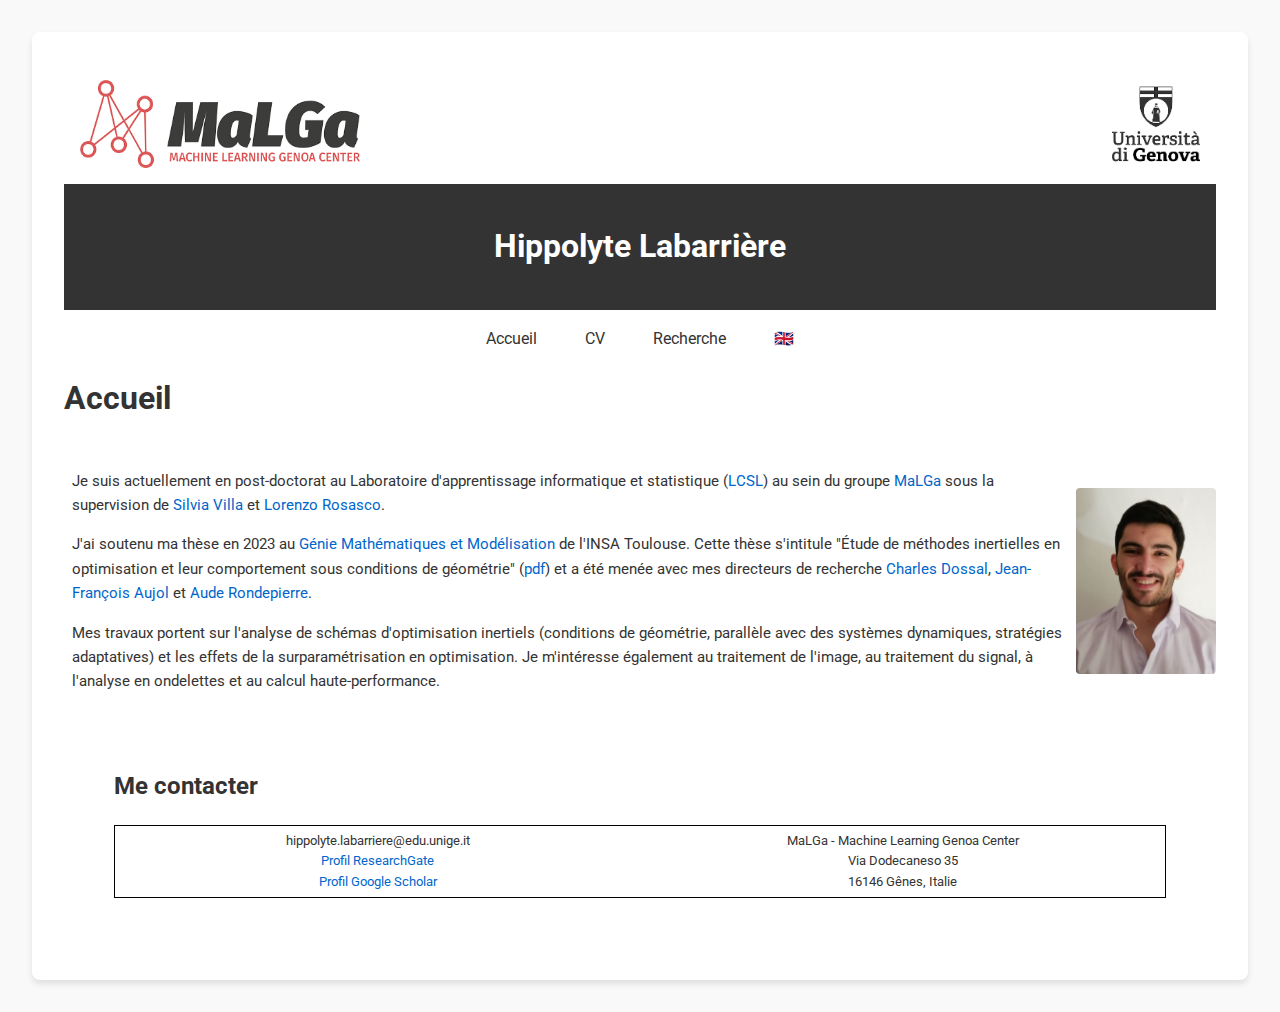
<file: index.html>
<!DOCTYPE html>
<html>
    <head>
        
        
        <!-- Google tag (gtag.js) -->
        <script async src="https://www.googletagmanager.com/gtag/js?id=G-5F97S664DG"></script>
        <script>
          window.dataLayer = window.dataLayer || [];
          function gtag(){dataLayer.push(arguments);}
          gtag('js', new Date());

          gtag('config', 'G-5F97S664DG');
        </script>


        <meta charset="utf-8" />
        <meta name="viewport" content="width=500, initial-scale=0.5, minimum-scale=0.4, maximum-scale=1">
        <title>Hippolyte Labarrière - Page d'accueil</title>
        <link rel="stylesheet" href="style.css" />
    </head>

    <body>
    <div id="bloc_page">
        <div class="haut_page">

            <div id="logos">
                <img id="logo_malga" src="images/malga.png">
                <div id="bloc_universita">
                    <img id="logo_universita" src="images/universita.png">
                </div>
            </div>
            <header>
                <h1>Hippolyte Labarrière</h1>
            </header>
        </div>

        <nav id="menu">
            <div class="element_ind 1"><a href="#">Accueil</a></div>
            <div class="element_ind 2"><a href="pages/cv.html">CV</a></div>
            <div class="element_ind 3"><a href="pages/recherche.html">Recherche</a></div>
            <div class="element_ind 4"><a href="pages/index_eng.html">🇬🇧</a></div>
        </nav>

        <div id="corps">
            <h1>Accueil</h1>
            <div id="bloc_acceuil">
                <div id="topo_acceuil">
                    <p>
                        Je suis actuellement en post-doctorat au Laboratoire d'apprentissage informatique et statistique (<a href="http://lcsl.mit.edu/#/home" target="_blank">LCSL</a>) au sein du groupe <a href="https://malga.unige.it/" target="_blank">MaLGa</a> sous la supervision de <a href="https://www.dima.unige.it/~villa/" target="_blank">Silvia Villa</a> et <a href="http://web.mit.edu/lrosasco/www/" target="_blank">Lorenzo Rosasco</a>.
                    </p>
                    <p>
                        J'ai soutenu ma thèse en 2023 au <a href="https://www.math.insa-toulouse.fr/fr/index.html" target="_blank">Génie Mathématiques et Modélisation</a> de l'INSA Toulouse. Cette thèse s'intitule "Étude de méthodes inertielles en optimisation et leur comportement sous conditions de géométrie" (<a href="https://theses.hal.science/tel-04268678v1" target="_blank">pdf</a>) et a été menée avec mes directeurs de recherche <a href="https://perso.math.univ-toulouse.fr/cdossal/" target="_blank">Charles Dossal</a>, <a href="https://www.math.u-bordeaux.fr/~jaujol/" target="_blank">Jean-François Aujol</a> et <a href="https://perso.math.univ-toulouse.fr/rondepierre/" target="_blank">Aude Rondepierre</a>.
                    </p>
                    <p>
                        Mes travaux portent sur l'analyse de schémas d'optimisation inertiels (conditions de géométrie, parallèle avec des systèmes dynamiques, stratégies adaptatives) et les effets de la surparamétrisation en optimisation. Je m'intéresse également au traitement de l'image, au traitement du signal, à l'analyse en ondelettes et au calcul haute-performance.
                    </p>
                </div>
                <img id="photo" src="images/photo.jpg">
            </div>


        </div>

        <div id="contact">
            <h2> Me contacter</h2>
            <div id="bloc_contact">
                <p>
                    hippolyte.labarriere@edu.unige.it<br />
                    <a href="https://www.researchgate.net/profile/Hippolyte_Labarriere" target="_blank">Profil ResearchGate</a><br />
                    <a href="https://scholar.google.com/citations?user=qAgXLUMAAAAJ&hl=fr&oi=ao" target="_blank">Profil Google Scholar</a><br />
                </p>
                <p>
                    MaLGa - Machine Learning Genoa Center<br />
                    Via Dodecaneso 35<br />
                    16146 Gênes, Italie<br />
                </p>
            </div>  
        </div>

    </div>
    
    </body>
</html>
</file>
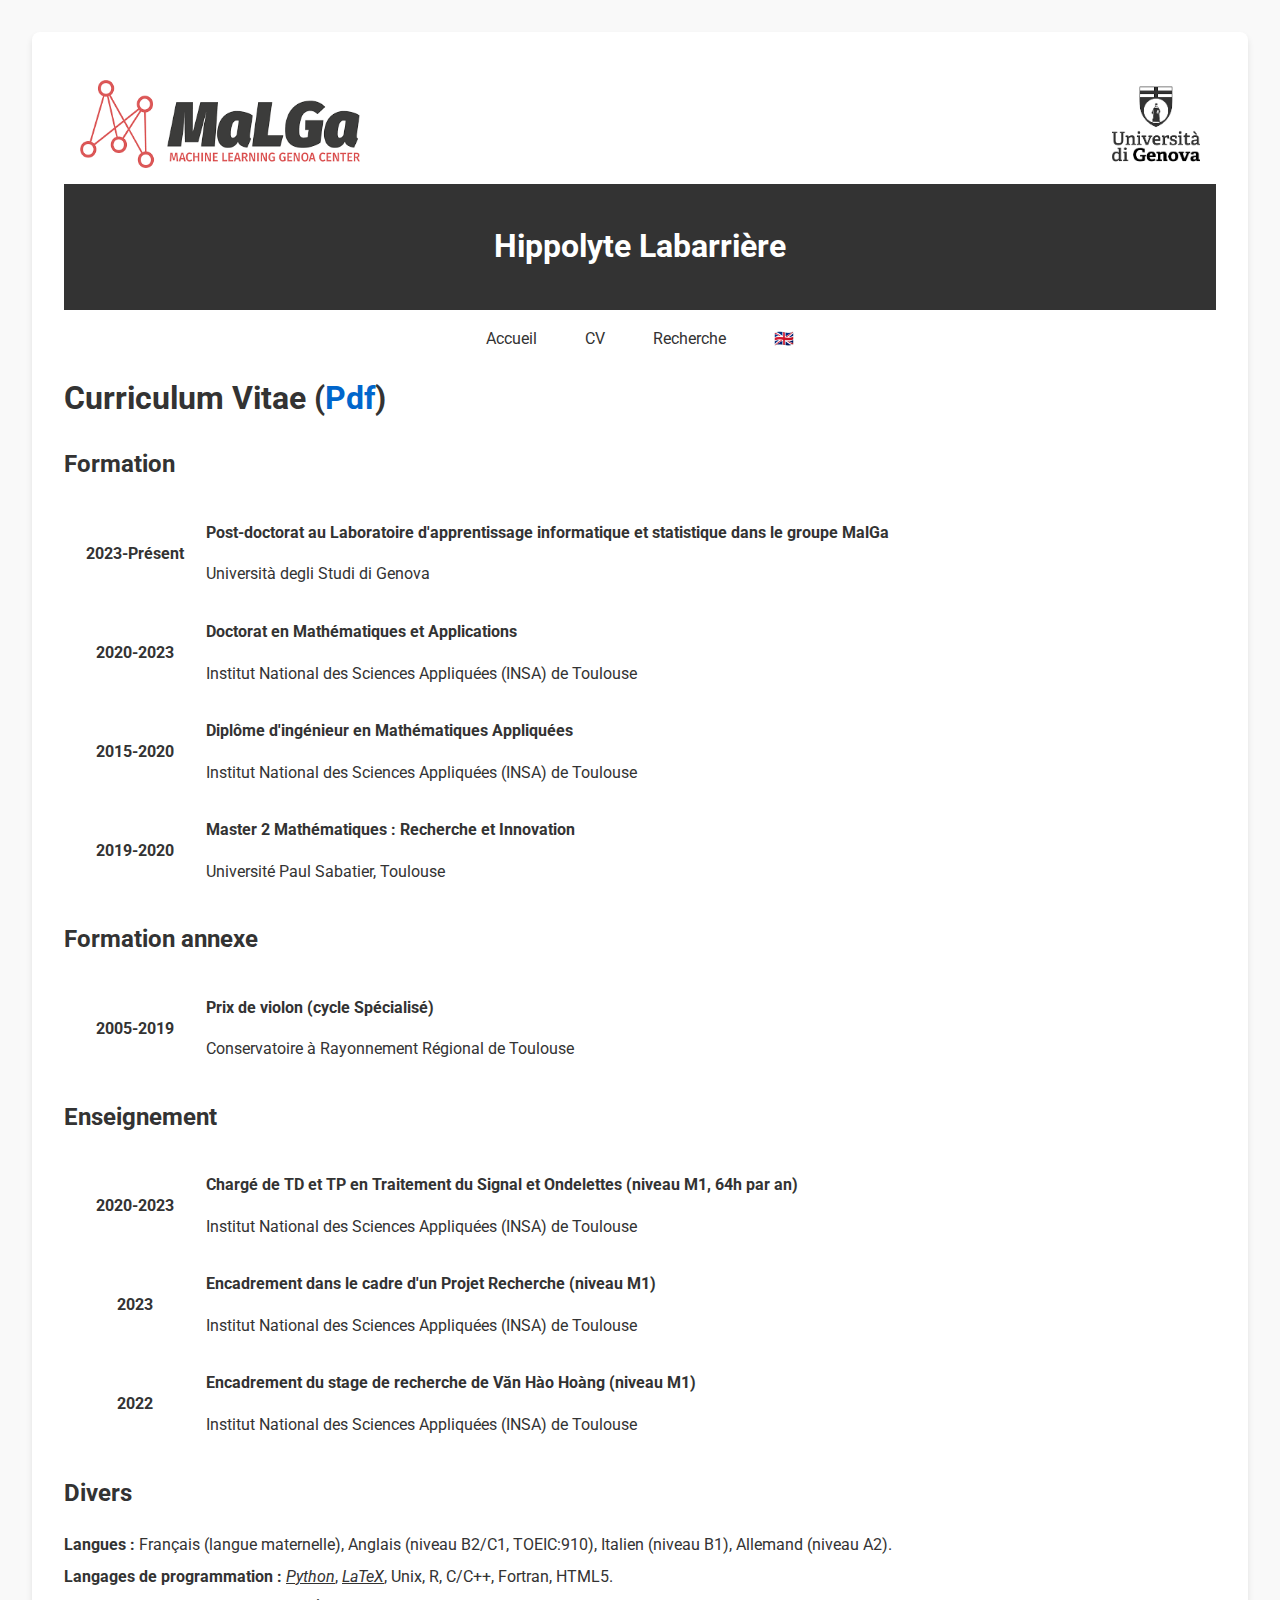
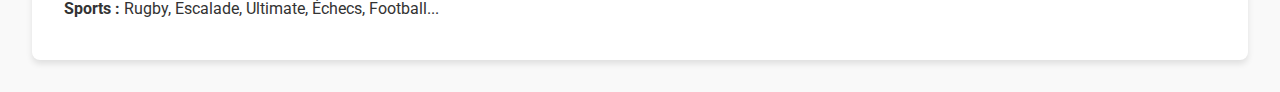
<file: pages/cv.html>
<!DOCTYPE html>
<html>
    <head>
        <!-- Google tag (gtag.js) -->
        <script async src="https://www.googletagmanager.com/gtag/js?id=G-5F97S664DG"></script>
        <script>
          window.dataLayer = window.dataLayer || [];
          function gtag(){dataLayer.push(arguments);}
          gtag('js', new Date());

          gtag('config', 'G-5F97S664DG');
        </script>
        <meta charset="utf-8" />
        <meta name="viewport" content="width=500, initial-scale=0.5, minimum-scale=0.4, maximum-scale=1">
        <title>Hippolyte Labarrière - Curriculum Vitae</title>
        <link rel="stylesheet" href="../style.css" />
    </head>

    <body>
    <div id="bloc_page">
        <div class="haut_page">

            <div id="logos">
                <img id="logo_malga" src="../images/malga.png">
                <div id="bloc_universita">
                    <img id="logo_universita" src="../images/universita.png">
                </div>
            </div>
            <header>
                <h1>Hippolyte Labarrière</h1>
            </header>
        </div>

        <nav id="menu">
            <div class="element_CV 1"><a href="../index.html">Accueil</a></div>
            <div class="element_CV 2"><a href="#">CV</a></div>
            <div class="element_CV 3"><a href="./recherche.html">Recherche</a></div>
            <div class="element_CV 4"><a href="./cv_eng.html">🇬🇧</a></div>
        </nav>

        <div id="corps">
            <h1>Curriculum Vitae <span>(<a href="../labarriere.hippolyte.cv.pdf" target="_blank">Pdf</a>)</span></h1>
            <h2>Formation</h2>

            <div class="ligne_formation">
                <div class="date">
                    2023-Présent
                </div>
                <div class="description">
                    <p class="description_gras">Post-doctorat au Laboratoire d'apprentissage informatique et statistique dans le groupe MalGa</p>
                    <p>Università degli Studi di Genova</p>
                </div>

            </div>
            <div class="ligne_formation">
                <div class="date">
                    2020-2023
                </div>
                <div class="description">
                    <p class="description_gras">Doctorat en Mathématiques et Applications</p>
                    <p>Institut National des Sciences Appliquées (INSA) de Toulouse</p>
                </div>

            </div>
            <div class="ligne_formation">
                <div class="date">
                    2015-2020
                </div>
                <div class="description">
                    <p class="description_gras">Diplôme d'ingénieur en Mathématiques Appliquées</p>
                    <p>Institut National des Sciences Appliquées (INSA) de Toulouse</p>
                </div>

            </div>
            <div class="ligne_formation">
                <div class="date">
                    2019-2020
                </div>
                <div class="description">
                    <p class="description_gras">Master 2 Mathématiques : Recherche et Innovation</p>
                    <p>Université Paul Sabatier, Toulouse</p>
                </div>

            </div>
            <h2>Formation annexe</h2>
            <div class="ligne_formation">
                <div class="date">
                    2005-2019
                </div>
                <div class="description">
                    <p class="description_gras">Prix de violon (cycle Spécialisé)</p>
                    <p>Conservatoire à Rayonnement Régional de Toulouse</p>
                </div>

            </div>
            <h2>Enseignement</h2>
            <div class="ligne_formation">
                <div class="date">
                    2020-2023
                </div>
                <div class="description">
                    <p class="description_gras">Chargé de TD et TP en Traitement du Signal et Ondelettes (niveau M1, 64h par an)</p>
                    <p>Institut National des Sciences Appliquées (INSA) de Toulouse</p>
                </div>

            </div>
            <div class="ligne_formation">
                <div class="date">
                    2023
                </div>
                <div class="description">
                    <p class="description_gras"> Encadrement dans le cadre d'un Projet Recherche (niveau M1)</p>
                    <p>Institut National des Sciences Appliquées (INSA) de Toulouse</p>
                </div>

            </div>
            <div class="ligne_formation">
                <div class="date">
                    2022
                </div>
                <div class="description">
                    <p class="description_gras"> Encadrement du stage de recherche de Văn Hào Hoàng (niveau M1)</p>
                    <p>Institut National des Sciences Appliquées (INSA) de Toulouse</p>
                </div>

            </div>

            <h2>Divers</h2>
            <div class="bloc_divers">
                <div class="ligne_divers">
                    <strong>Langues :</strong> Français (langue maternelle), Anglais (niveau B2/C1, TOEIC:910), Italien (niveau B1), Allemand (niveau A2).
                </div>
                <div class="ligne_divers">
                    <strong>Langages de programmation :</strong> <em>Python</em>, <em>LaTeX</em>, Unix, R, C/C++, Fortran, HTML5.
                </div>

                <div class="ligne_divers">
                    <strong>Sports :</strong> Rugby, Escalade, Ultimate, Échecs, Football...
                </div>
            </div>


        </div>
    </div>

    </body>
</html>
</file>
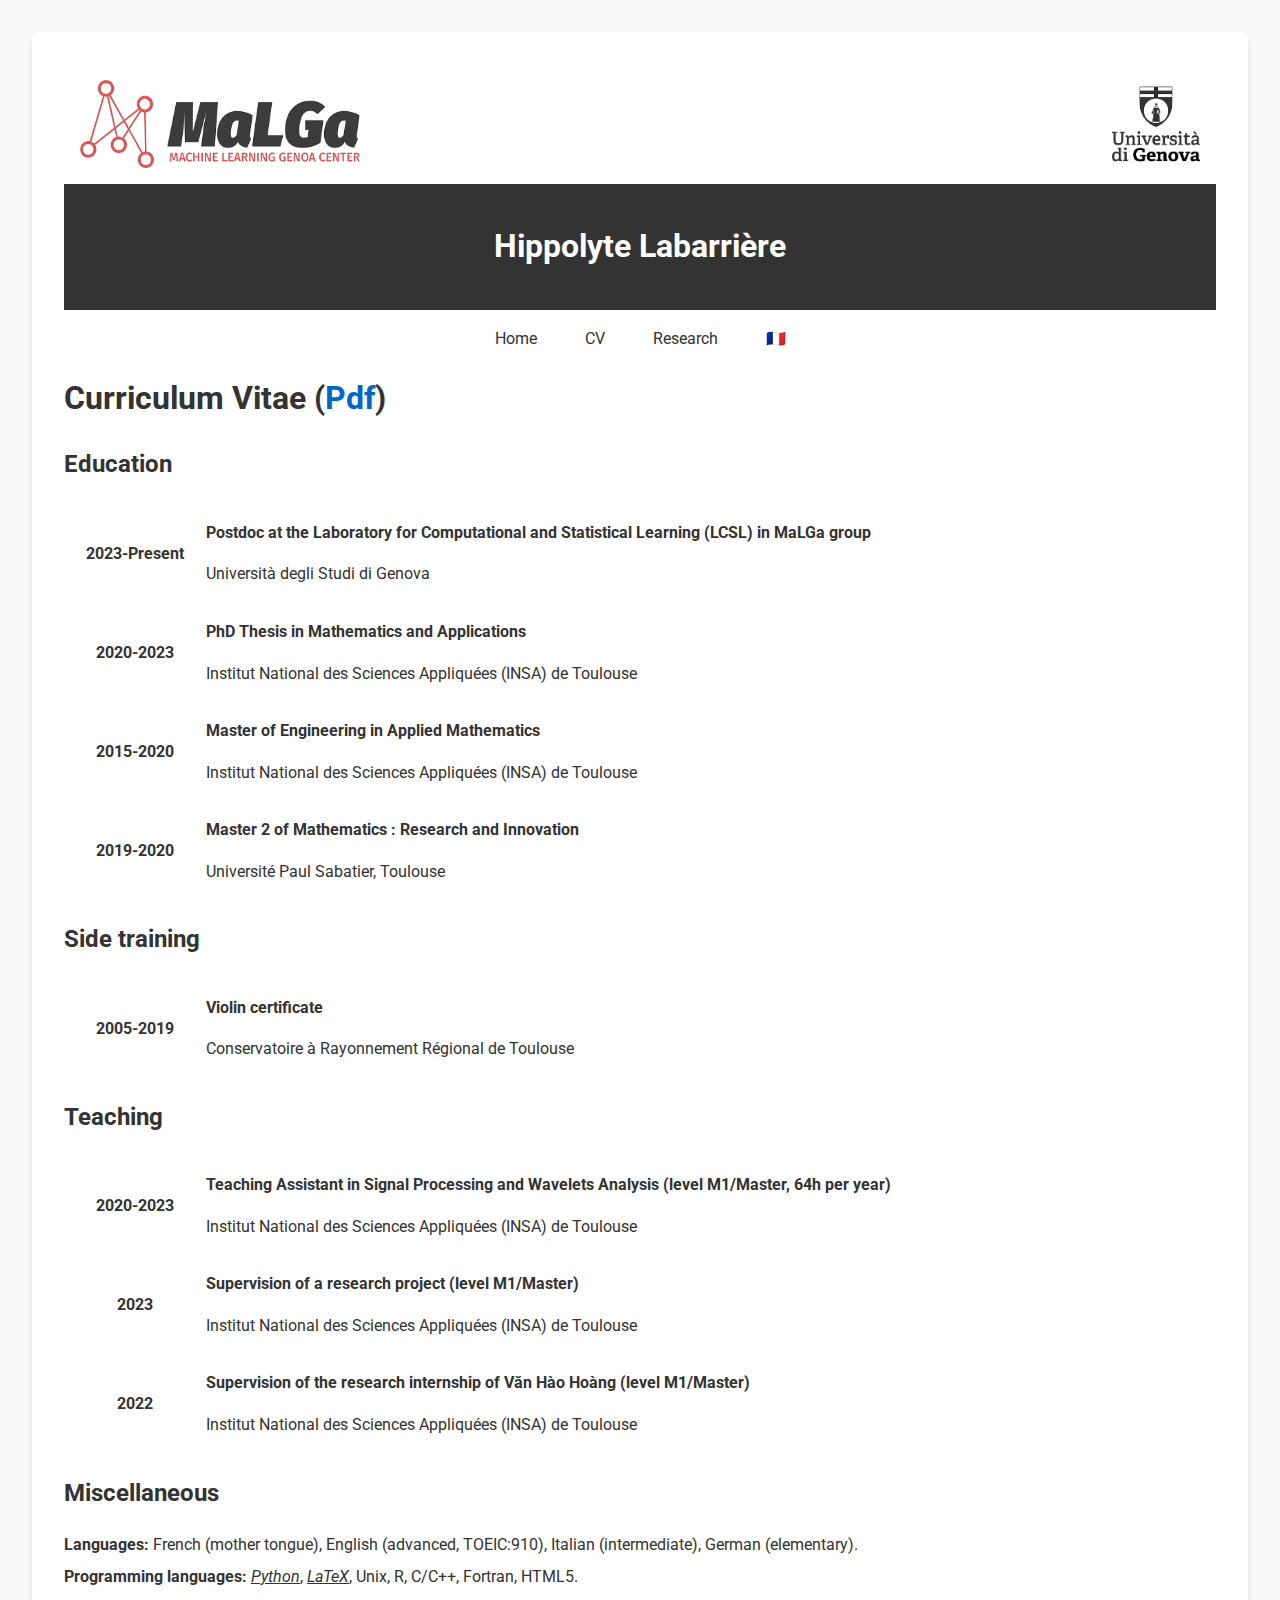
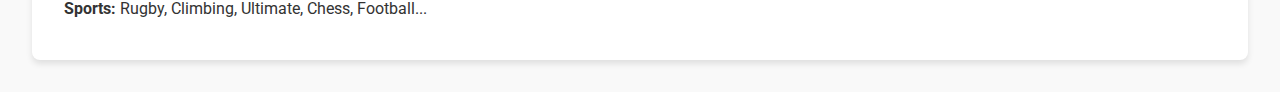
<file: pages/cv_eng.html>
<!DOCTYPE html>
<html>
    <head>
        <!-- Google tag (gtag.js) -->
        <script async src="https://www.googletagmanager.com/gtag/js?id=G-5F97S664DG"></script>
        <script>
          window.dataLayer = window.dataLayer || [];
          function gtag(){dataLayer.push(arguments);}
          gtag('js', new Date());

          gtag('config', 'G-5F97S664DG');
        </script>
        <meta charset="utf-8" />
        <meta name="viewport" content="width=500, initial-scale=0.5, minimum-scale=0.4, maximum-scale=1">
        <title>Hippolyte Labarrière - Resume</title>
        <link rel="stylesheet" href="../style.css" />
    </head>

    <body>
    <div id="bloc_page">
        <div class="haut_page">

            <div id="logos">
                <img id="logo_malga" src="../images/malga.png">
                <div id="bloc_universita">
                    <img id="logo_universita" src="../images/universita.png">
                </div>
            </div>
            <header>
                <h1>Hippolyte Labarrière</h1>
            </header>
        </div>

        <nav id="menu">
            <div class="element_CV 1"><a href="./index_eng.html">Home</a></div>
            <div class="element_CV 2"><a href="#">CV</a></div>
            <div class="element_CV 3"><a href="./recherche_eng.html">Research</a></div>
            <div class="element_CV 4"><a href="./cv.html">🇫🇷</a></div>
        </nav>

        <div id="corps">
            <h1>Curriculum Vitae <span>(<a href="../labarriere.hippolyte.cv.pdf" target="_blank">Pdf</a>)</span></h1>
            <h2>Education</h2>

            <div class="ligne_formation">
                <div class="date">
                    2023-Present
                </div>
                <div class="description">
                    <p class="description_gras">Postdoc at the Laboratory for Computational and Statistical Learning (LCSL) in MaLGa group</p>
                    <p>Università degli Studi di Genova</p>
                </div>

            </div>


            <div class="ligne_formation">
                <div class="date">
                    2020-2023
                </div>
                <div class="description">
                    <p class="description_gras">PhD Thesis in Mathematics and Applications</p>
                    <p>Institut National des Sciences Appliquées (INSA) de Toulouse</p>
                </div>

            </div>
            <div class="ligne_formation">
                <div class="date">
                    2015-2020
                </div>
                <div class="description">
                    <p class="description_gras">Master of Engineering in Applied Mathematics</p>
                    <p>Institut National des Sciences Appliquées (INSA) de Toulouse</p>
                </div>

            </div>
            <div class="ligne_formation">
                <div class="date">
                    2019-2020
                </div>
                <div class="description">
                    <p class="description_gras">Master 2 of Mathematics : Research and Innovation</p>
                    <p>Université Paul Sabatier, Toulouse</p>
                </div>

            </div>
            <h2>Side training</h2>
            <div class="ligne_formation">
                <div class="date">
                    2005-2019
                </div>
                <div class="description">
                    <p class="description_gras">Violin certificate</p>
                    <p>Conservatoire à Rayonnement Régional de Toulouse</p>
                </div>

            </div>
            <h2>Teaching</h2>
            <div class="ligne_formation">
                <div class="date">
                    2020-2023
                </div>
                <div class="description">
                    <p class="description_gras">Teaching Assistant in Signal Processing and Wavelets Analysis (level M1/Master, 64h per year)</p>
                    <p>Institut National des Sciences Appliquées (INSA) de Toulouse</p>
                </div>

            </div>
            <div class="ligne_formation">
                <div class="date">
                    2023
                </div>
                <div class="description">
                    <p class="description_gras">Supervision of a research project (level M1/Master)</p>
                    <p>Institut National des Sciences Appliquées (INSA) de Toulouse</p>
                </div>

            </div>
            <div class="ligne_formation">
                <div class="date">
                    2022
                </div>
                <div class="description">
                    <p class="description_gras">Supervision of the research internship of Văn Hào Hoàng (level M1/Master)</p>
                    <p>Institut National des Sciences Appliquées (INSA) de Toulouse</p>
                </div>

            </div>

            <h2>Miscellaneous</h2>
            <div class="bloc_divers">
                <div class="ligne_divers">
                    <strong>Languages:</strong> French (mother tongue), English (advanced, TOEIC:910), Italian (intermediate), German (elementary).
                </div>
                <div class="ligne_divers">
                    <strong>Programming languages:</strong> <em>Python</em>, <em>LaTeX</em>, Unix, R, C/C++, Fortran, HTML5.
                </div>
                <div class="ligne_divers">
                    <strong>Sports:</strong> Rugby, Climbing, Ultimate, Chess, Football...
                </div>
            </div>


        </div>
    </div>

    </body>
</html>
</file>
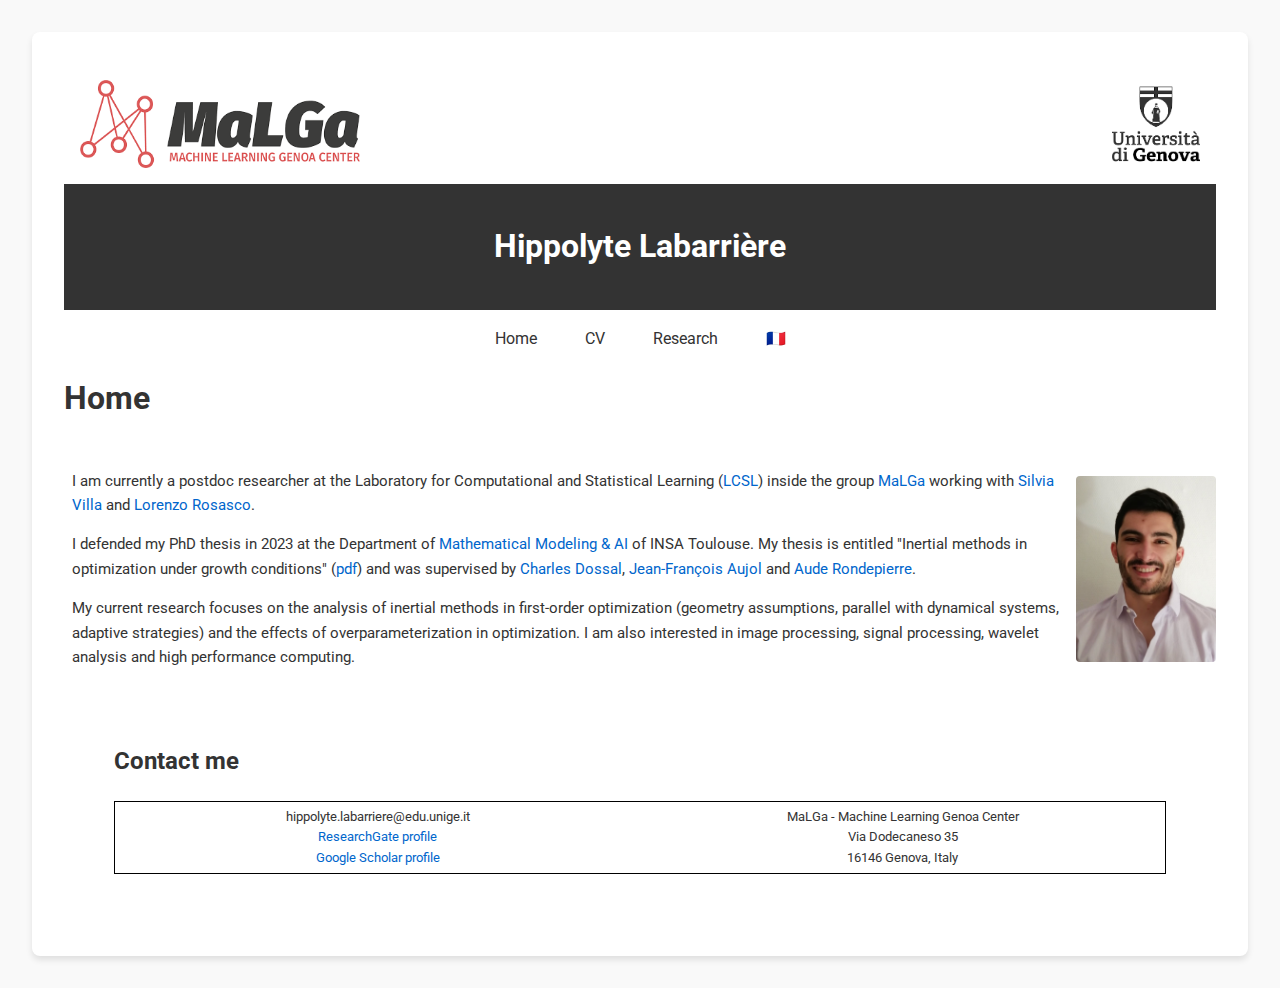
<file: pages/index_eng.html>
<!DOCTYPE html>
<html>
    <head>
        <!-- Google tag (gtag.js) -->
        <script async src="https://www.googletagmanager.com/gtag/js?id=G-5F97S664DG"></script>
        <script>
          window.dataLayer = window.dataLayer || [];
          function gtag(){dataLayer.push(arguments);}
          gtag('js', new Date());

          gtag('config', 'G-5F97S664DG');
        </script>
        <meta charset="utf-8" />
        <meta name="viewport" content="width=500, initial-scale=0.5, minimum-scale=0.4, maximum-scale=1">
        <title>Hippolyte Labarrière - Home page</title>
        <link rel="stylesheet" href="../style.css" />
    </head>

    <body>
    <div id="bloc_page">
        <div class="haut_page">

            <div id="logos">
                <img id="logo_malga" src="../images/malga.png">
                <div id="bloc_universita">
                    <img id="logo_universita" src="../images/universita.png">
                </div>
            </div>
            <header>
                <h1>Hippolyte Labarrière</h1>
            </header>
        </div>

        <nav id="menu">
            <div class="element_ind 1"><a href="#">Home</a></div>
            <div class="element_ind 2"><a href="./cv_eng.html">CV</a></div>
            <div class="element_ind 3"><a href="./recherche_eng.html">Research</a></div>
            <div class="element_ind 4"><a href="../index.html">🇫🇷</a></div>
        </nav>

        <div id="corps">
            <h1>Home</h1>
            <div id="bloc_acceuil">
                <div id="topo_acceuil">
                    <p>
                        I am currently a postdoc researcher at the Laboratory for Computational and Statistical Learning (<a href="http://lcsl.mit.edu/#/home" target="_blank">LCSL</a>) inside the group <a href="https://malga.unige.it/" target="_blank">MaLGa</a> working with <a href="https://www.dima.unige.it/~villa/" target="_blank">Silvia Villa</a> and <a href="http://web.mit.edu/lrosasco/www/" target="_blank">Lorenzo Rosasco</a>.
                    </p>
                    <p>
                        I defended my PhD thesis in 2023 at the Department of <a href="https://www.math.insa-toulouse.fr/fr/index.html" target="_blank">Mathematical Modeling & AI</a> of INSA Toulouse. My thesis is entitled "Inertial methods in optimization under growth conditions" (<a href="https://theses.hal.science/tel-04268678v1" target="_blank">pdf</a>) and was supervised by <a href="https://perso.math.univ-toulouse.fr/cdossal/" target="_blank">Charles Dossal</a>, <a href="https://www.math.u-bordeaux.fr/~jaujol/" target="_blank">Jean-François Aujol</a> and <a href="https://perso.math.univ-toulouse.fr/rondepierre/" target="_blank">Aude Rondepierre</a>.
                    </p>
                    <p>
                        My current research focuses on the analysis of inertial methods in first-order optimization (geometry assumptions, parallel with dynamical systems, adaptive strategies) and the effects of overparameterization in optimization. I am also interested in image processing, signal processing, wavelet analysis and high performance computing.
                    </p>
                </div>
                <img id="photo" src="../images/photo.jpg">
            </div>


        </div>

        <div id="contact">
            <h2> Contact me</h2>
            <div id="bloc_contact">
                <p>
                    hippolyte.labarriere@edu.unige.it<br />
                    <a href="https://www.researchgate.net/profile/Hippolyte_Labarriere" target="_blank">ResearchGate profile</a><br />
                    <a href="https://scholar.google.com/citations?user=qAgXLUMAAAAJ&hl=fr&oi=ao" target="_blank">Google Scholar profile</a><br />
                </p>
                <p>
                    MaLGa - Machine Learning Genoa Center<br />
                    Via Dodecaneso 35<br />
                    16146 Genova, Italy<br />
                </p>
            </div>  
        </div>
    </div>

    </body>
</html>
</file>
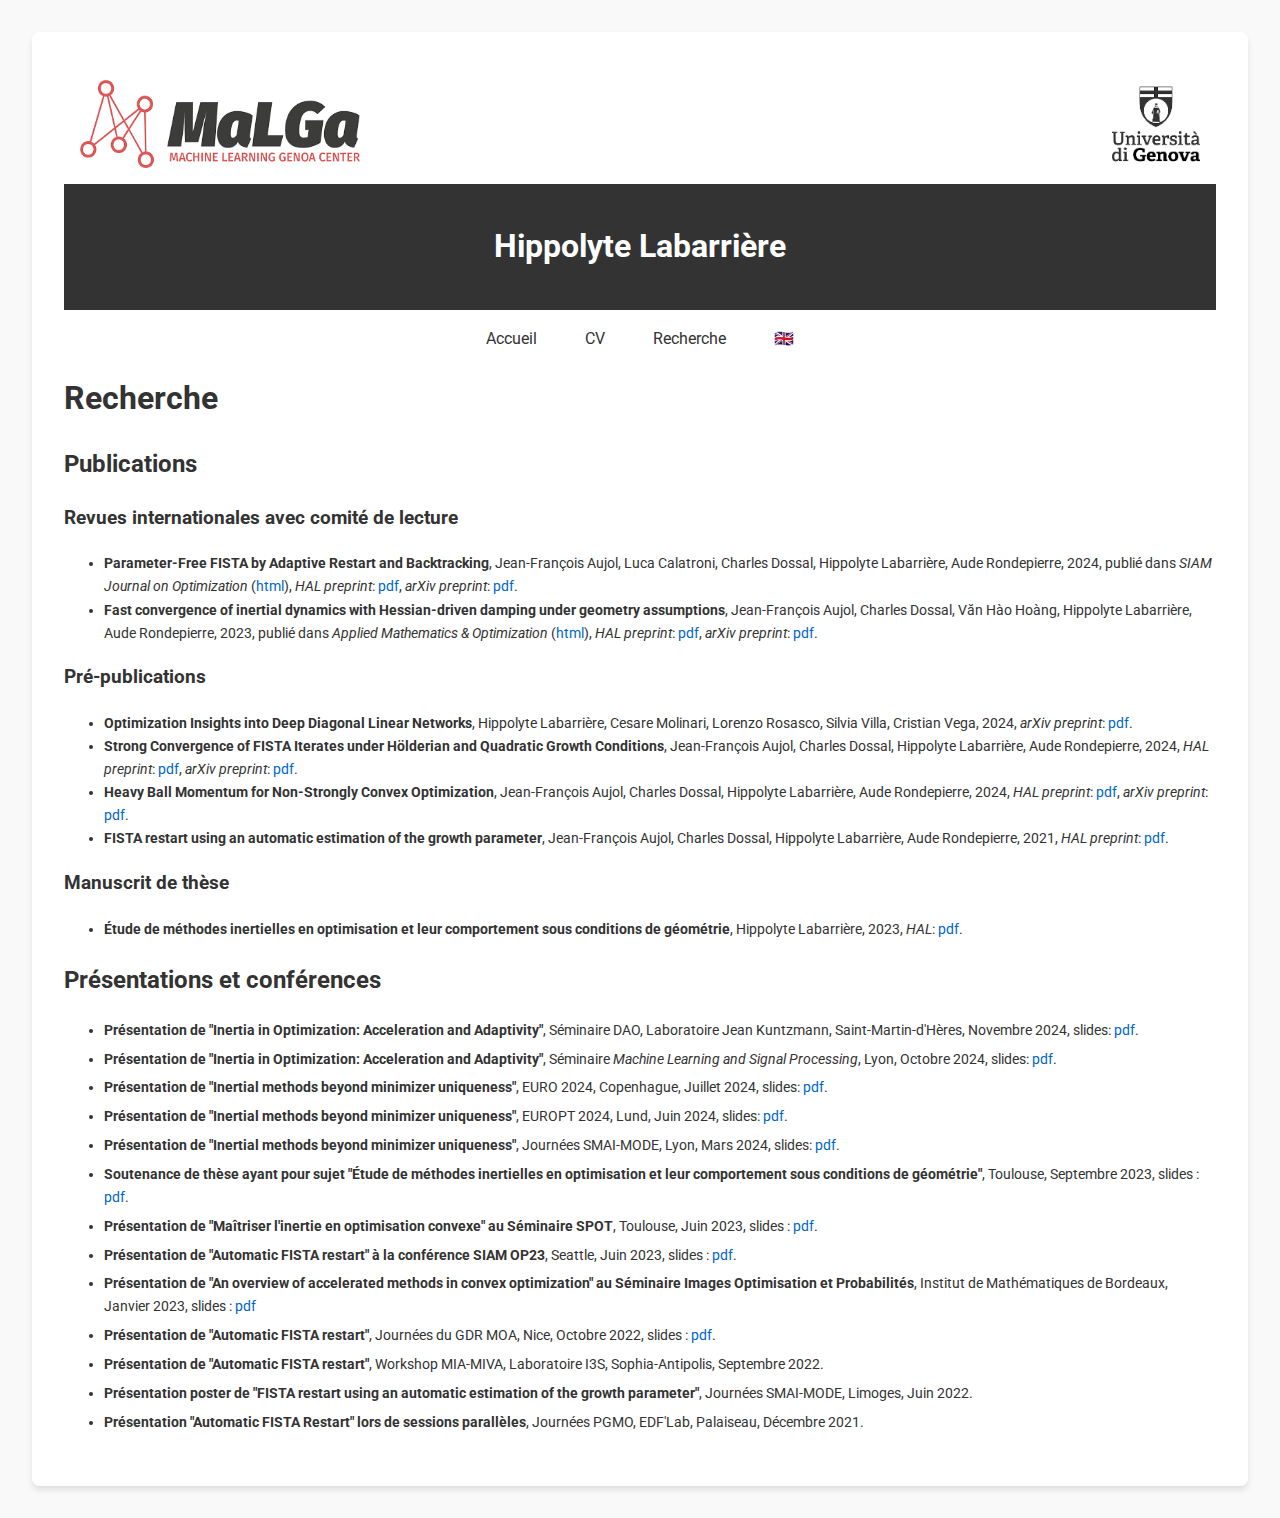
<file: pages/recherche.html>
<!DOCTYPE html>
<html>
    <head>
        
        <!-- Google tag (gtag.js) -->
        <script async src="https://www.googletagmanager.com/gtag/js?id=G-5F97S664DG"></script>
        <script>
          window.dataLayer = window.dataLayer || [];
          function gtag(){dataLayer.push(arguments);}
          gtag('js', new Date());

          gtag('config', 'G-5F97S664DG');
        </script>

        <meta charset="utf-8" />
        <meta name="viewport" content="width=500, initial-scale=0.5, minimum-scale=0.4, maximum-scale=1">
        <title>Hippolyte Labarrière - Recherche</title>
        <link rel="stylesheet" href="../style.css" />
    </head>

    <body>
    <div id="bloc_page">
        <div class="haut_page">

            <div id="logos">
                <img id="logo_malga" src="../images/malga.png">
                <div id="bloc_universita">
                    <img id="logo_universita" src="../images/universita.png">
                </div>
            </div>
            <header>
                <h1>Hippolyte Labarrière</h1>
            </header>
        </div>

        <nav id="menu">
            <div class="element_rec 1"><a href="../index.html">Accueil</a></div>
            <div class="element_rec 2"><a href="./cv.html">CV</a></div>
            <div class="element_rec 3"><a href="#">Recherche</a></div>
            <div class="element_rec 4"><a href="./recherche_eng.html">🇬🇧</a></div>
        </nav>

        <div id="corps">
            <h1>Recherche</h1>
            <h2>Publications</h2>
            <h3>Revues internationales avec comité de lecture</h3>
            <div class="bloc_publi">
                <ul>
                    <li><strong>Parameter-Free FISTA by Adaptive Restart and Backtracking</strong>, Jean-François Aujol, Luca Calatroni, Charles Dossal, Hippolyte Labarrière, Aude Rondepierre, 2024, publié dans <em>SIAM Journal on Optimization</em> (<a href="https://epubs.siam.org/doi/full/10.1137/23M158961X" target="_blank">html</a>), <em>HAL preprint</em>: <a href="https://hal.science/hal-04172497" target="_blank">pdf</a>, <em>arXiv preprint</em>: <a href="https://arxiv.org/abs/2307.14323" target="_blank">pdf</a>.</li>
                    <li><strong>Fast convergence of inertial dynamics with Hessian-driven damping under geometry assumptions</strong>, Jean-François Aujol, Charles Dossal, Văn Hào Hoàng, Hippolyte Labarrière, Aude Rondepierre, 2023, publié dans <em>Applied Mathematics & Optimization</em> (<a href="https://link.springer.com/article/10.1007/s00245-023-10058-6" target="_blank">html</a>), <em>HAL preprint</em>: <a href="https://hal.archives-ouvertes.fr/hal-03693218" target="_blank">pdf</a>, <em>arXiv preprint</em>: <a href="https://arxiv.org/abs/2206.06853" target="_blank">pdf</a>.</li>
                </ul>
            </div>
            <h3>Pré-publications</h3>
            <div class="bloc_publi">
                <ul>
                    <li><strong>Optimization Insights into Deep Diagonal Linear Networks</strong>, Hippolyte Labarrière, Cesare Molinari, Lorenzo Rosasco, Silvia Villa, Cristian Vega, 2024, <em>arXiv preprint</em>: <a href="https://arxiv.org/abs/2412.16765" target="_blank">pdf</a>.</li>
                    <li><strong>Strong Convergence of FISTA Iterates under Hölderian and Quadratic Growth Conditions</strong>, Jean-François Aujol, Charles Dossal, Hippolyte Labarrière, Aude Rondepierre, 2024, <em>HAL preprint</em>: <a href="https://hal.science/hal-04660448" target="_blank">pdf</a>, <em>arXiv preprint</em>: <a href="https://arxiv.org/abs/2407.17063" target="_blank">pdf</a>.</li>
                    <li><strong>Heavy Ball Momentum for Non-Strongly Convex Optimization</strong>, Jean-François Aujol, Charles Dossal, Hippolyte Labarrière, Aude Rondepierre, 2024, <em>HAL preprint</em>: <a href="https://hal.science/hal-04500652" target="_blank">pdf</a>, <em>arXiv preprint</em>: <a href="https://arxiv.org/abs/2403.06930" target="_blank">pdf</a>.</li>
                    <li><strong>FISTA restart using an automatic estimation of the growth parameter</strong>, Jean-François Aujol, Charles Dossal, Hippolyte Labarrière, Aude Rondepierre, 2021, <em>HAL preprint</em>: <a href="https://hal.archives-ouvertes.fr/hal-03153525" target="_blank">pdf</a>.</li>
                </ul>
            </div>
            <h3>Manuscrit de thèse</h3>
            <div class="bloc_publi">
                <ul>
                    <li><strong>Étude de méthodes inertielles en optimisation et leur comportement sous conditions de géométrie</strong>, Hippolyte Labarrière, 2023, <em>HAL</em>: <a href="https://theses.hal.science/tel-04268678v1" target="_blank">pdf</a>.</li>
                </ul>
            </div>
            <h2>Présentations et conférences</h2>
            <div class="bloc_pres">
                <ul>
                    <li><strong>Présentation de "Inertia in Optimization: Acceleration and Adaptivity"</strong>, Séminaire DAO, Laboratoire Jean Kuntzmann, Saint-Martin-d'Hères, Novembre 2024, slides: <a href=../Slides_Grenoble_2024.pdf target="_blank">pdf</a>.</li>
                    <li><strong>Présentation de "Inertia in Optimization: Acceleration and Adaptivity"</strong>, Séminaire <em>Machine Learning and Signal Processing</em>, Lyon, Octobre 2024, slides: <a href=../Slides_Lyon_2024.pdf target="_blank">pdf</a>.</li>
                    <li><strong>Présentation de "Inertial methods beyond minimizer uniqueness"</strong>, EURO 2024, Copenhague, Juillet 2024, slides: <a href=../Slides_EURO_2024.pdf target="_blank">pdf</a>.</li>
                    <li><strong>Présentation de "Inertial methods beyond minimizer uniqueness"</strong>, EUROPT 2024, Lund, Juin 2024, slides: <a href=../Slides_EUROPT_2024.pdf target="_blank">pdf</a>.</li>
                    <li><strong>Présentation de "Inertial methods beyond minimizer uniqueness"</strong>, Journées SMAI-MODE, Lyon, Mars 2024, slides: <a href=../Slides_SMAI_MODE_2024.pdf target="_blank">pdf</a>.</li>
                    <li><strong>Soutenance de thèse ayant pour sujet "Étude de méthodes inertielles en optimisation et leur comportement sous conditions de géométrie"</strong>, Toulouse, Septembre 2023, slides : <a href=../Slides_PhD_Defence.pdf target="_blank">pdf</a>.</li>
                    <li><strong>Présentation de "Maîtriser l'inertie en optimisation convexe" au Séminaire SPOT</strong>, Toulouse, Juin 2023, slides : <a href=../Slides_SPOT_2023.pdf target="_blank">pdf</a>.</li>
                    <li><strong>Présentation de "Automatic FISTA restart" à la conférence SIAM OP23</strong>, Seattle, Juin 2023, slides : <a href=../Slides_Seattle_2023.pdf target="_blank">pdf</a>.</li>
                    <li><strong>Présentation de "An overview of accelerated methods in convex optimization" au Séminaire Images Optimisation et Probabilités</strong>, Institut de Mathématiques de Bordeaux, Janvier 2023, slides : <a href=../Slides_Bordeaux_2023.pdf target="_blank">pdf</a></li>
                    <li><strong>Présentation de "Automatic FISTA restart"</strong>, Journées du GDR MOA, Nice, Octobre 2022, slides : <a href=../Slides_Labarriere_MOA.pdf target="_blank">pdf</a>.</li>
                    <li><strong>Présentation de "Automatic FISTA restart"</strong>, Workshop MIA-MIVA, Laboratoire I3S, Sophia-Antipolis, Septembre 2022.</li>
                    <li><strong>Présentation poster de "FISTA restart using an automatic estimation of the growth parameter"</strong>, Journées SMAI-MODE, Limoges, Juin 2022.</li>
                    <li><strong>Présentation "Automatic FISTA Restart" lors de sessions parallèles</strong>, Journées PGMO, EDF'Lab, Palaiseau, Décembre 2021.</li>
                </ul>
            </div>

        </div>
    </div>

    </body>
</html>
</file>
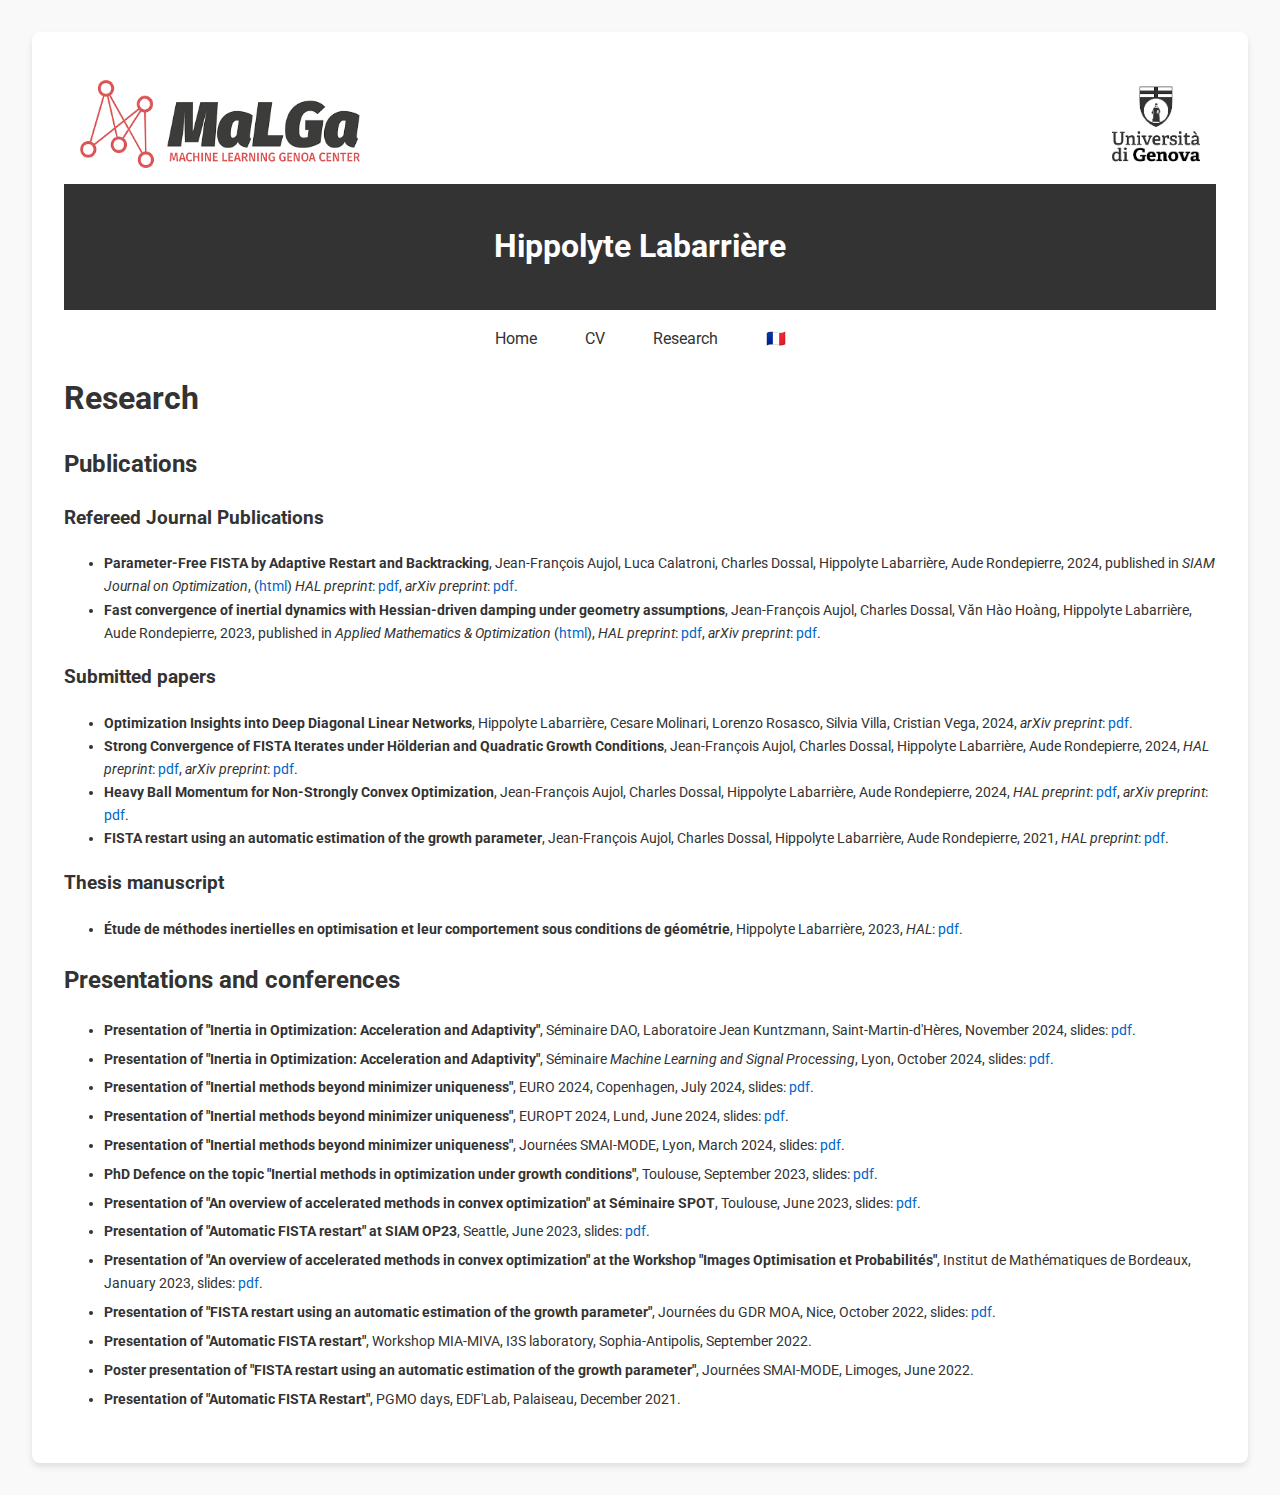
<file: pages/recherche_eng.html>
<!DOCTYPE html>
<html>
    <head>
        <!-- Google tag (gtag.js) -->
        <script async src="https://www.googletagmanager.com/gtag/js?id=G-5F97S664DG"></script>
        <script>
          window.dataLayer = window.dataLayer || [];
          function gtag(){dataLayer.push(arguments);}
          gtag('js', new Date());

          gtag('config', 'G-5F97S664DG');
        </script>
        <meta charset="utf-8" />
        <meta name="viewport" content="width=500, initial-scale=0.5, minimum-scale=0.4, maximum-scale=1">
        <title>Hippolyte Labarrière - Research</title>
        <link rel="stylesheet" href="../style.css" />
    </head>

    <body>
    <div id="bloc_page">
        <div class="haut_page">

            <div id="logos">
                <img id="logo_malga" src="../images/malga.png">
                <div id="bloc_universita">
                    <img id="logo_universita" src="../images/universita.png">
                </div>
            </div>
            <header>
                <h1>Hippolyte Labarrière</h1>
            </header>
        </div>

        <nav id="menu">
            <div class="element_rec 1"><a href="./index_eng.html">Home</a></div>
            <div class="element_rec 2"><a href="./cv_eng.html">CV</a></div>
            <div class="element_rec 3"><a href="#">Research</a></div>
            <div class="element_rec 4"><a href="./recherche.html">🇫🇷</a></div>
        </nav>

        <div id="corps">
            <h1>Research</h1>
            <h2>Publications</h2>
            <h3>Refereed Journal Publications</h3>
            <div class="bloc_publi">
                <ul>
                    <li><strong>Parameter-Free FISTA by Adaptive Restart and Backtracking</strong>, Jean-François Aujol, Luca Calatroni, Charles Dossal, Hippolyte Labarrière, Aude Rondepierre, 2024, published in <em>SIAM Journal on Optimization</em>, (<a href="https://epubs.siam.org/doi/full/10.1137/23M158961X" target="_blank">html</a>) <em>HAL preprint</em>: <a href="https://hal.science/hal-04172497" target="_blank">pdf</a>, <em>arXiv preprint</em>: <a href="https://arxiv.org/abs/2307.14323" target="_blank">pdf</a>.</li>
                    <li><strong>Fast convergence of inertial dynamics with Hessian-driven damping under geometry assumptions</strong>, Jean-François Aujol, Charles Dossal, Văn Hào Hoàng, Hippolyte Labarrière, Aude Rondepierre, 2023, published in <em>Applied Mathematics & Optimization</em> (<a href="https://link.springer.com/article/10.1007/s00245-023-10058-6" target="_blank">html</a>), <em>HAL preprint</em>: <a href="https://hal.archives-ouvertes.fr/hal-03693218" target="_blank">pdf</a>, <em>arXiv preprint</em>: <a href="https://arxiv.org/abs/2206.06853" target="_blank">pdf</a>.</li>
                </ul>
            </div>
            <h3>Submitted papers</h3>
            <div class="bloc_publi">
                <ul>
                    <li><strong>Optimization Insights into Deep Diagonal Linear Networks</strong>, Hippolyte Labarrière, Cesare Molinari, Lorenzo Rosasco, Silvia Villa, Cristian Vega, 2024, <em>arXiv preprint</em>: <a href="https://arxiv.org/abs/2412.16765" target="_blank">pdf</a>.</li>
                    <li><strong>Strong Convergence of FISTA Iterates under Hölderian and Quadratic Growth Conditions</strong>, Jean-François Aujol, Charles Dossal, Hippolyte Labarrière, Aude Rondepierre, 2024, <em>HAL preprint</em>: <a href="https://hal.science/hal-04660448" target="_blank">pdf</a>, <em>arXiv preprint</em>: <a href="https://arxiv.org/abs/2407.17063" target="_blank">pdf</a>.</li>
                    <li><strong>Heavy Ball Momentum for Non-Strongly Convex Optimization</strong>, Jean-François Aujol, Charles Dossal, Hippolyte Labarrière, Aude Rondepierre, 2024, <em>HAL preprint</em>: <a href="https://hal.science/hal-04500652" target="_blank">pdf</a>, <em>arXiv preprint</em>: <a href="https://arxiv.org/abs/2403.06930" target="_blank">pdf</a>.</li>
                    <li><strong>FISTA restart using an automatic estimation of the growth parameter</strong>, Jean-François Aujol, Charles Dossal, Hippolyte Labarrière, Aude Rondepierre, 2021, <em>HAL preprint</em>: <a href="https://hal.archives-ouvertes.fr/hal-03153525" target="_blank">pdf</a>.</li>
                </ul>
            </div>
            <h3>Thesis manuscript</h3>
            <div class="bloc_publi">
                <ul>
                    <li><strong>Étude de méthodes inertielles en optimisation et leur comportement sous conditions de géométrie</strong>, Hippolyte Labarrière, 2023, <em>HAL</em>: <a href="https://theses.hal.science/tel-04268678v1" target="_blank">pdf</a>.</li>
                </ul>
            </div>
            <h2>Presentations and conferences</h2>
            <div class="bloc_pres">
                <ul>
                    <li><strong>Presentation of "Inertia in Optimization: Acceleration and Adaptivity"</strong>, Séminaire DAO, Laboratoire Jean Kuntzmann, Saint-Martin-d'Hères, November 2024, slides: <a href=../Slides_Grenoble_2024.pdf target="_blank">pdf</a>.</li>
                    <li><strong>Presentation of "Inertia in Optimization: Acceleration and Adaptivity"</strong>, Séminaire <em>Machine Learning and Signal Processing</em>, Lyon, October 2024, slides: <a href=../Slides_Lyon_2024.pdf target="_blank">pdf</a>.</li>
                    <li><strong>Presentation of "Inertial methods beyond minimizer uniqueness"</strong>, EURO 2024, Copenhagen, July 2024, slides: <a href=../Slides_EURO_2024.pdf target="_blank">pdf</a>.</li>
                    <li><strong>Presentation of "Inertial methods beyond minimizer uniqueness"</strong>, EUROPT 2024, Lund, June 2024, slides: <a href=../Slides_EUROPT_2024.pdf target="_blank">pdf</a>.</li>
                    <li><strong>Presentation of "Inertial methods beyond minimizer uniqueness"</strong>, Journées SMAI-MODE, Lyon, March 2024, slides: <a href=../Slides_SMAI_MODE_2024.pdf target="_blank">pdf</a>.</li>
                    <li><strong>PhD Defence on the topic "Inertial methods in optimization under growth conditions"</strong>, Toulouse, September 2023, slides: <a href=../Slides_PhD_Defence.pdf target="_blank">pdf</a>.</li>
                    <li><strong>Presentation of "An overview of accelerated methods in convex optimization" at Séminaire SPOT</strong>, Toulouse, June 2023, slides: <a href=../Slides_SPOT_2023.pdf target="_blank">pdf</a>.</li>
                    <li><strong>Presentation of "Automatic FISTA restart" at SIAM OP23</strong>, Seattle, June 2023, slides: <a href=../Slides_Seattle_2023.pdf target="_blank">pdf</a>.</li>
                    <li><strong>Presentation of "An overview of accelerated methods in convex optimization" at the Workshop "Images Optimisation et Probabilités"</strong>, Institut de Mathématiques de Bordeaux, January 2023, slides: <a href=../Slides_Bordeaux_2023.pdf target="_blank">pdf</a>.</li>
                    <li><strong>Presentation of "FISTA restart using an automatic estimation of the growth parameter"</strong>, Journées du GDR MOA, Nice, October 2022, slides: <a href=../Slides_Labarriere_MOA.pdf target="_blank">pdf</a>.</li>
                    <li><strong>Presentation of "Automatic FISTA restart"</strong>, Workshop MIA-MIVA, I3S laboratory, Sophia-Antipolis, September 2022.</li>
                    <li><strong>Poster presentation of "FISTA restart using an automatic estimation of the growth parameter"</strong>, Journées SMAI-MODE, Limoges, June 2022.</li>
                    <li><strong>Presentation of "Automatic FISTA Restart"</strong>, PGMO days, EDF'Lab, Palaiseau, December 2021.</li>
                </ul>
            </div>

        </div>
    </div>

    </body>
</html>
</file>
<file: style.css>
/* Responsive Typography */
@import url('https://fonts.googleapis.com/css2?family=Roboto:wght@400;700&display=swap');

html {
    font-size: 16px;
    font-family: 'Roboto', Arial, sans-serif;
    line-height: 1.6;
    color: #333;
}

@media (max-width: 960px) {
    html {
        font-size: 14px;
    }
}

@media (max-width: 768px) {
    html {
        font-size: 12px;
    }
}

/* Layout */
body {
    background-color: #f9f9f9;
    margin: 0;
    padding: 0;
}

#bloc_page {
    width: 90%;
    max-width: 1200px;
    margin: 2rem auto;
    background-color: #fff;
    box-shadow: 0 4px 6px rgba(0, 0, 0, 0.1);
    border-radius: 8px;
    padding: 2rem;
}

/* Header and Footer */
header, footer {
    background-color: #333;
    color: #fff;
    text-align: center;
    padding: 1rem 0;
}

header a, footer a {
    color: #ff6f61;
    text-decoration: none;
    font-weight: 700;
}

/* Links and Buttons */
a {
    color: #0066cc;
    text-decoration: none;
    transition: color 0.3s ease;
}

a:hover {
    color: #ff6f61;
}

button {
    background-color: #0066cc;
    color: white;
    border: none;
    padding: 0.5rem 1rem;
    border-radius: 4px;
    cursor: pointer;
    transition: background-color 0.3s ease;
}

button:hover {
    background-color: #004a99;
}

/* Images */
img {
    max-width: 100%;
    height: auto;
    border-radius: 4px;
}



#photo
{
	width: 40%;
	max-width: 140px;
	min-width: 60px;
	height: auto;
}

#bloc_acceuil
{
	display:  flex;
	align-items:  center;
}

#topo_acceuil
{
	padding : 0.5rem;
}

#topo_acceuil p
{
	font-size: 95%;
}

/* Navigation Bar */
nav {
    display: flex;
    justify-content: center;
    gap: 1rem;
    margin: 1rem 0;
}

nav a {
    color: #333;
    padding: 0.5rem 1rem;
    border-radius: 4px;
    transition: background-color 0.3s ease;
}

nav a:hover {
    background-color: #ff6f61;
    color: white;
}

/* Responsive Images and Logos */
#logo_edmitt
{
	max-width: 20%;
	height: auto;
}

#logo_malga
{
	max-width: 25%;
	height: auto;
}


#bloc_insa
{
	max-width:  52%;
	height : auto;
	display:  flex;
	justify-content:  right;
	align-items:  center;
}

#logo_insa
{
	max-width: 33%;
	height: auto;
}

#logo_universita
{
	max-width: 39%;
	height: auto;
}

#bloc_universita
{
	max-width:  52%;
	height : auto;
	display:  flex;
	justify-content:  right;
	align-items:  center;
}

#logos
{
	display:  flex;
	justify-content: space-between;
	padding : 1rem;

}

/* Content Sections */
section {
    margin: 2rem 0;
}

section h1, section h2, section h3 {
    color: #0066cc;
    margin-bottom: 1rem;
}

/* CV Items */


/* Utility Classes */
.text-center {
    text-align: center;
}

.mt-1 {
    margin-top: 1rem;
}

.mb-1 {
    margin-bottom: 1rem;
}


#contact
{
	margin: 50px;
}

#bloc_contact
{
	display:  flex;
	border: 1px black solid;
	align-items:  center;
	justify-content: center;
}

#bloc_contact p
{
	flex: 1;
	margin: 5px;
	text-align: center;
	font-size: 80%;
}

.ligne_formation
{
	display: flex;
	align-items: center;
}

.date
{
	font-weight: bold;
	font-size: 100%;
	text-align: center;
	min-width: 110px;
	padding: 1em;
}

.description p
{
	font-size: 100%;
}

.description_gras
{
	font-weight: bold;
}

.bloc_divers em
{
	text-decoration: underline;
}

.ligne_divers
{
	font-size: 100%;
	padding-bottom: 0.4em;
}

.bloc_publi,.bloc_pres
{
	font-size: 90%;
}

.bloc_pres li
{
	padding-bottom: 0.4em;
}
</file>
